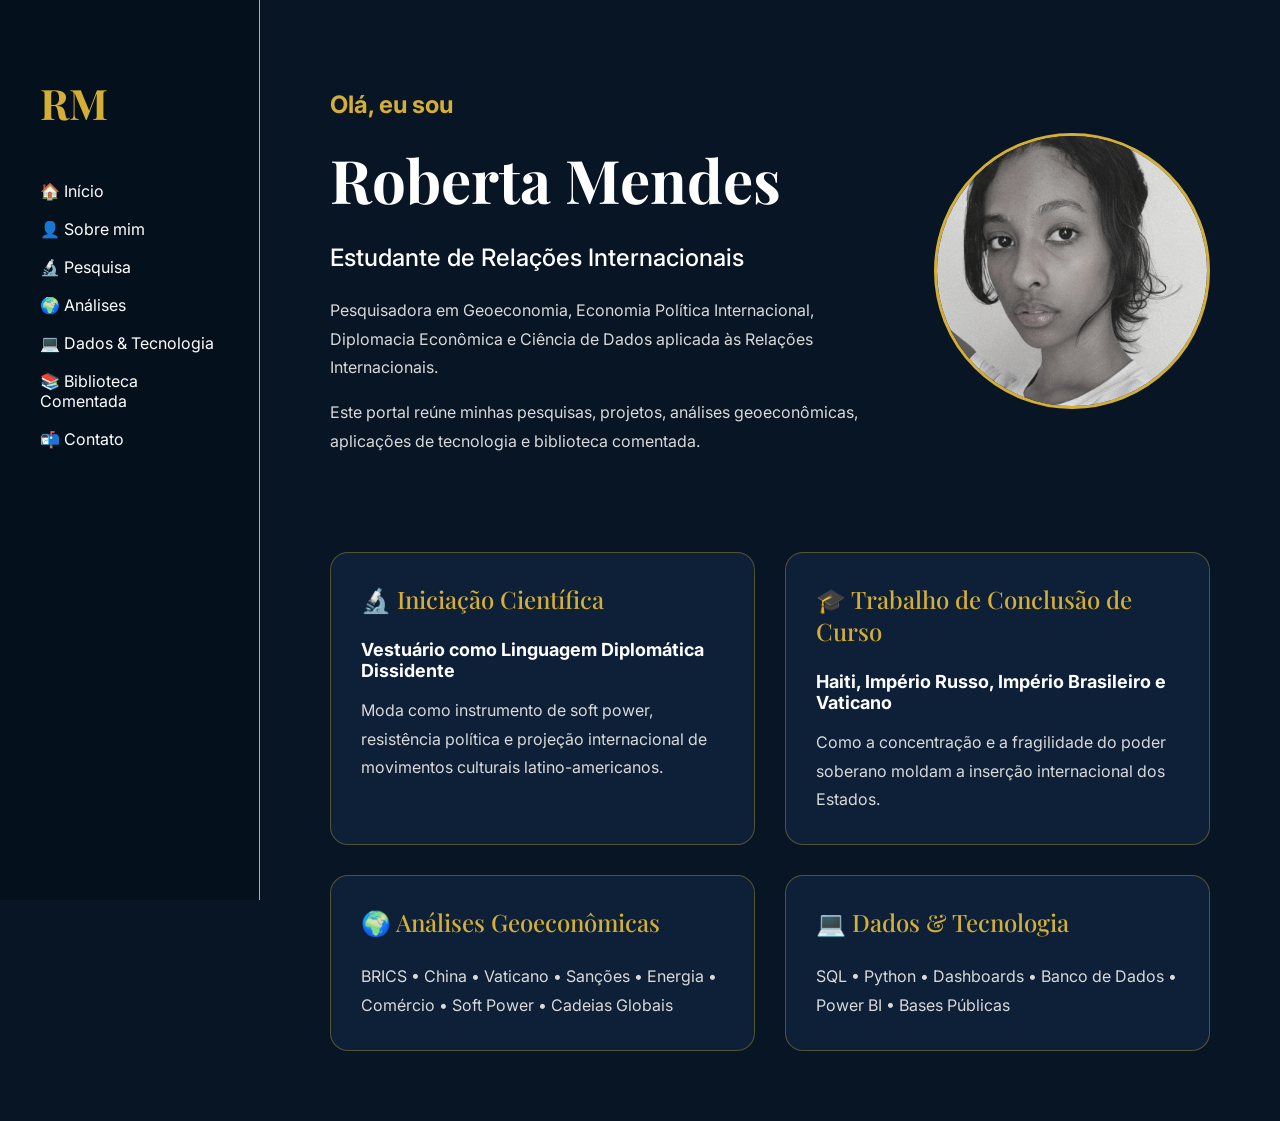
<file: index.html>
<!DOCTYPE html>
<html lang="pt-BR">

<head>

    <meta charset="UTF-8">
    <meta name="viewport" content="width=device-width, initial-scale=1.0">

    <title>Roberta Mendes</title>

    <link rel="preconnect" href="https://fonts.googleapis.com">
    <link rel="preconnect" href="https://fonts.gstatic.com" crossorigin>

    <link href="https://fonts.googleapis.com/css2?family=Inter:wght@300;400;500;600;700&family=Playfair+Display:wght@500;600;700&display=swap" rel="stylesheet">

    <link rel="stylesheet" href="style.css">

</head>

<body>

    <aside class="sidebar">

        <h1>RM</h1>

        <nav>

            <a href="#">🏠 Início</a>

            <a href="#">👤 Sobre mim</a>

            <a href="#">🔬 Pesquisa</a>

            <a href="#">🌍 Análises</a>

            <a href="#">💻 Dados & Tecnologia</a>

            <a href="#">📚 Biblioteca Comentada</a>

            <a href="#">📬 Contato</a>

        </nav>

    </aside>

    <main class="conteudo">

        <section class="hero">

            <div class="texto">

                <h2>Olá, eu sou</h2>

                <h1>Roberta Mendes</h1>

                <h3>Estudante de Relações Internacionais</h3>

                <p>

                    Pesquisadora em Geoeconomia, Economia Política
                    Internacional, Diplomacia Econômica e Ciência de
                    Dados aplicada às Relações Internacionais.

                </p>

                <p>

                    Este portal reúne minhas pesquisas, projetos,
                    análises geoeconômicas, aplicações de tecnologia
                    e biblioteca comentada.

                </p>

            </div>

            <img class="foto-perfil"
                src="perfil.jpg"
                alt="Foto de Roberta Oliveira Elias Mendes">

        </section>

        <section class="cards">

            <a href="#" class="card">

                <h3>🔬 Iniciação Científica</h3>

                <h4>

                    Vestuário como Linguagem Diplomática Dissidente

                </h4>

                <p>

                    Moda como instrumento de soft power,
                    resistência política e projeção internacional
                    de movimentos culturais latino-americanos.

                </p>

            </a>

            <a href="#" class="card">

                <h3>🎓 Trabalho de Conclusão de Curso</h3>

                <h4>

                    Haiti, Império Russo, Império Brasileiro e Vaticano

                </h4>

                <p>

                    Como a concentração e a fragilidade
                    do poder soberano moldam a inserção
                    internacional dos Estados.

                </p>

            </a>

            <a href="#" class="card">

                <h3>🌍 Análises Geoeconômicas</h3>

                <p>

                    BRICS • China • Vaticano • Sanções
                    • Energia • Comércio • Soft Power
                    • Cadeias Globais

                </p>

            </a>

            <a href="#" class="card">

                <h3>💻 Dados & Tecnologia</h3>

                <p>

                    SQL • Python • Dashboards • Banco de Dados
                    • Power BI • Bases Públicas

                </p>

            </a>

        </section>

    </main>

</body>

</html>
</file>
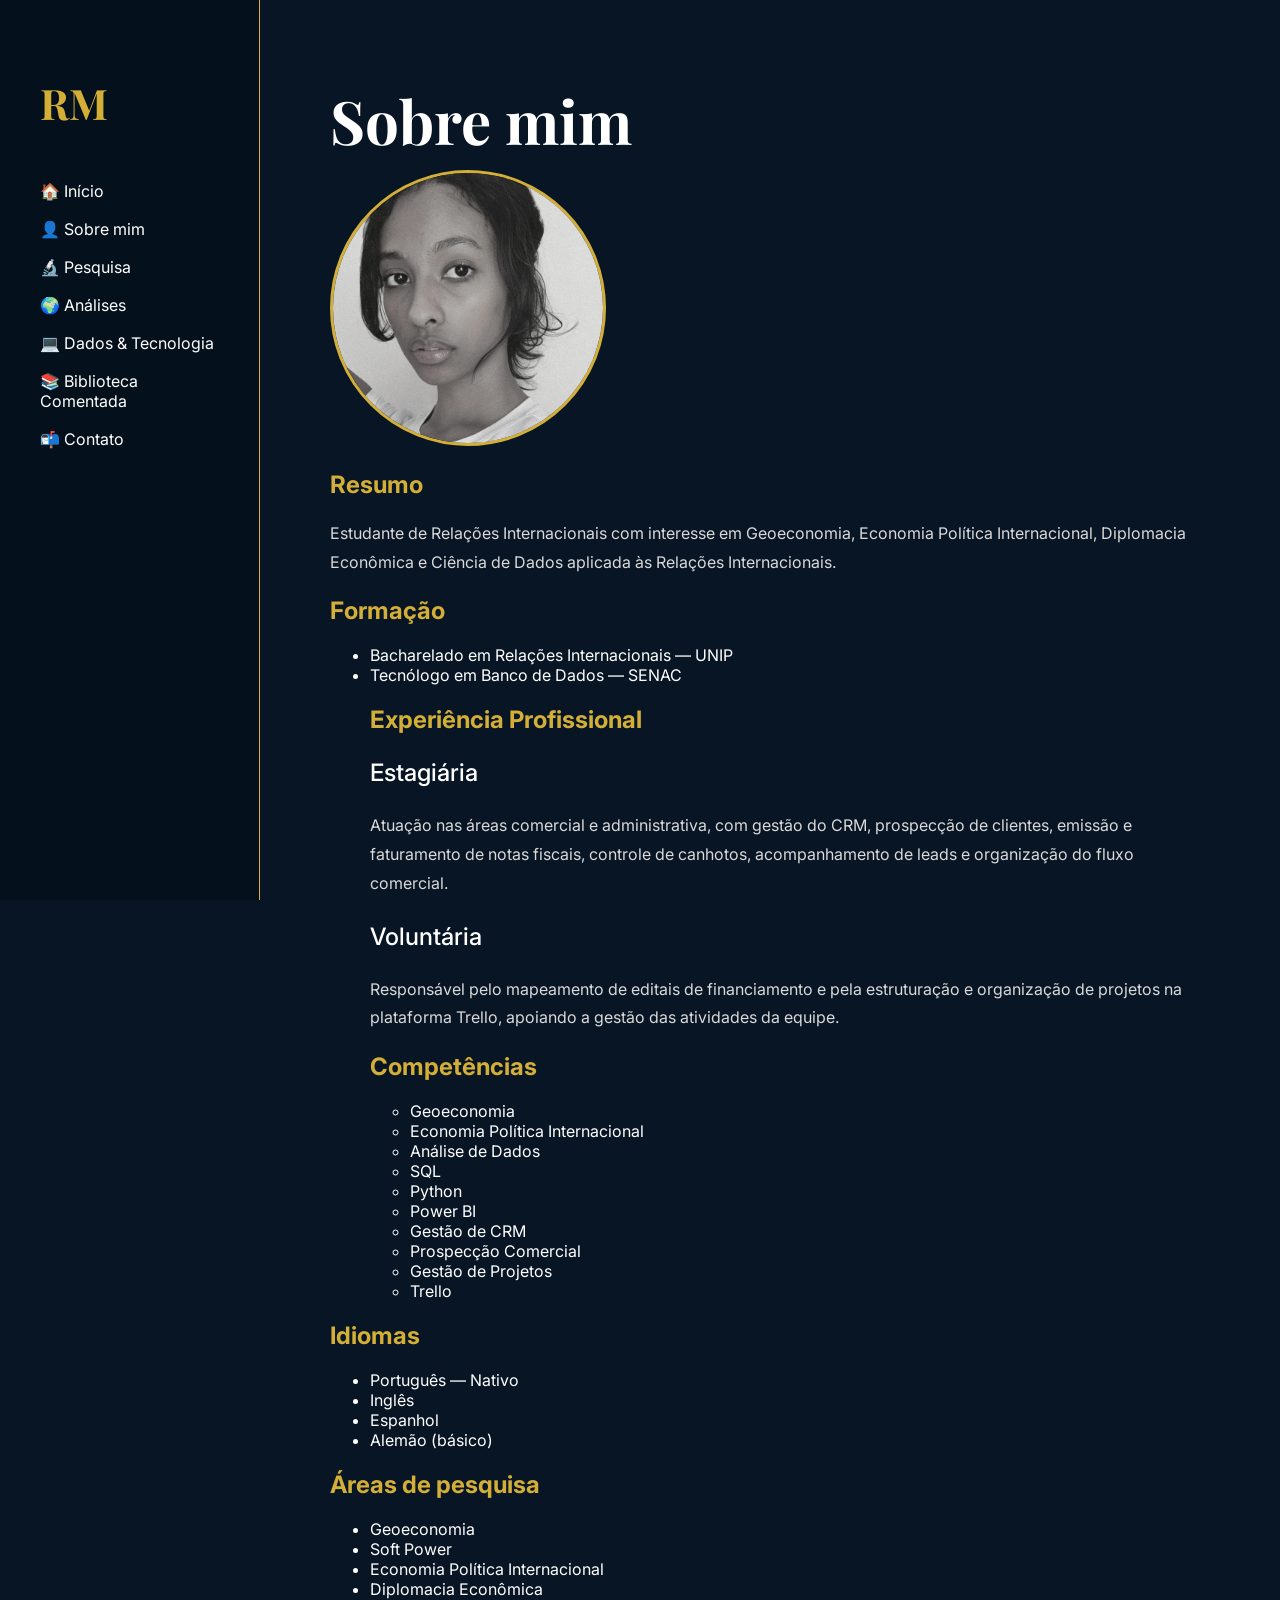
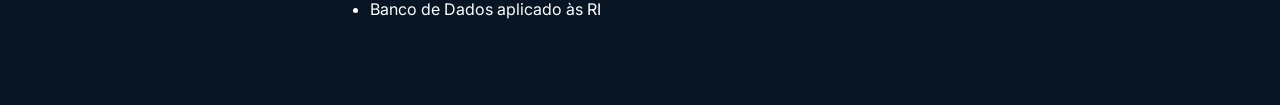
<file: sobremim.html>
<!DOCTYPE html>
<html lang="pt-BR">

<head>

    <meta charset="UTF-8">
    <meta name="viewport" content="width=device-width, initial-scale=1.0">

    <title>Sobre mim | Roberta Mendes</title>

    <link rel="preconnect" href="https://fonts.googleapis.com">
    <link rel="preconnect" href="https://fonts.gstatic.com" crossorigin>

    <link href="https://fonts.googleapis.com/css2?family=Inter:wght@300;400;500;600;700&family=Playfair+Display:wght@500;600;700&display=swap" rel="stylesheet">

    <link rel="stylesheet" href="style.css">

</head>

<body>

<aside class="sidebar">

<h1>RM</h1>

<nav>

<a href="index.html">🏠 Início</a>

<a href="sobremim.html">👤 Sobre mim</a>

<a href="#">🔬 Pesquisa</a>

<a href="#">🌍 Análises</a>

<a href="#">💻 Dados & Tecnologia</a>

<a href="#">📚 Biblioteca Comentada</a>

<a href="#">📬 Contato</a>

</nav>

</aside>

<main class="conteudo">

<h1>Sobre mim</h1>

<img class="foto-perfil"
src="perfil.jpg"
alt="Roberta Mendes">

<h2>Resumo</h2>

<p>

Estudante de Relações Internacionais com interesse em
Geoeconomia, Economia Política Internacional, Diplomacia
Econômica e Ciência de Dados aplicada às Relações
Internacionais. 

</p>

<h2>Formação</h2>

<ul>

<li>Bacharelado em Relações Internacionais — UNIP</li>

<li>Tecnólogo em Banco de Dados — SENAC</li>
  <h2>Experiência Profissional</h2>

<h3>Estagiária</h3>

<p>

Atuação nas áreas comercial e administrativa, com gestão do CRM,
prospecção de clientes, emissão e faturamento de notas fiscais,
controle de canhotos, acompanhamento de leads e organização do
fluxo comercial.

</p>

<h3>Voluntária</h3>

<p>

Responsável pelo mapeamento de editais de financiamento e pela
estruturação e organização de projetos na plataforma Trello,
apoiando a gestão das atividades da equipe.

</p>
<h2>Competências</h2>

<ul>

<li>Geoeconomia</li>

<li>Economia Política Internacional</li>

<li>Análise de Dados</li>

<li>SQL</li>

<li>Python</li>

<li>Power BI</li>

<li>Gestão de CRM</li>

<li>Prospecção Comercial</li>

<li>Gestão de Projetos</li>

<li>Trello</li>

</ul>
</ul>

<h2>Idiomas</h2>

<ul>

<li>Português — Nativo</li>

<li>Inglês</li>

<li>Espanhol</li>

<li>Alemão (básico)</li>

</ul>

<h2>Áreas de pesquisa</h2>

<ul>

<li>Geoeconomia</li>

<li>Soft Power</li>

<li>Economia Política Internacional</li>

<li>Diplomacia Econômica</li>

<li>Banco de Dados aplicado às RI</li>

</ul>

</main>

</body>

</html>
</file>
<file: style.css>
body{

    margin:0;

    display:flex;

    background:#081525;

    color:white;

    font-family:'Inter',sans-serif;

}

/* MENU */

.sidebar{

    width:260px;

    min-height:100vh;

    background:#05101d;

    border-right:1px solid #d4af37;

    padding:40px;

    box-sizing:border-box;

    position:fixed;

}

.sidebar h1{

    font-family:'Playfair Display',serif;

    color:#d4af37;

    font-size:42px;

    margin-bottom:50px;

}

.sidebar a{

    display:block;

    text-decoration:none;

    color:white;

    margin:18px 0;

    transition:.3s;

}

.sidebar a:hover{

    color:#d4af37;

    padding-left:8px;

}

/* CONTEÚDO */

.conteudo{

    margin-left:260px;

    padding:70px;

}

.hero{

    display:flex;

    justify-content:space-between;

    align-items:center;

    gap:70px;

    margin-bottom:80px;

}

.texto{

    flex:1;

}

.conteudo h1{

    font-family:'Playfair Display',serif;

    font-size:60px;

    margin:10px 0;

}

.conteudo h2{

    color:#d4af37;

}

.conteudo h3{

    font-size:24px;

    font-weight:500;

}

.conteudo p{

    line-height:1.8;

    color:#d9d9d9;

}

/* FOTO */

.foto-perfil{

    width:270px;

    height:270px;

    border-radius:50%;

    object-fit:cover;

    border:3px solid #d4af37;

}

/* CARDS */

.cards{

    display:grid;

    grid-template-columns:repeat(2,1fr);

    gap:30px;

}

.card{

    display:block;

    text-decoration:none;

    color:white;

    background:#0e2037;

    border:1px solid rgba(212,175,55,.35);

    border-radius:18px;

    padding:30px;

    transition:.3s;

}

.card:hover{

    transform:translateY(-8px);

    border-color:#d4af37;

    box-shadow:0 15px 40px rgba(0,0,0,.35);

}

.card h3{

    font-family:'Playfair Display',serif;

    margin-top:0;

    color:#d4af37;

}

.card h4{

    font-size:18px;

    margin-bottom:15px;

}

.card p{

    margin:0;

}v
</file>
